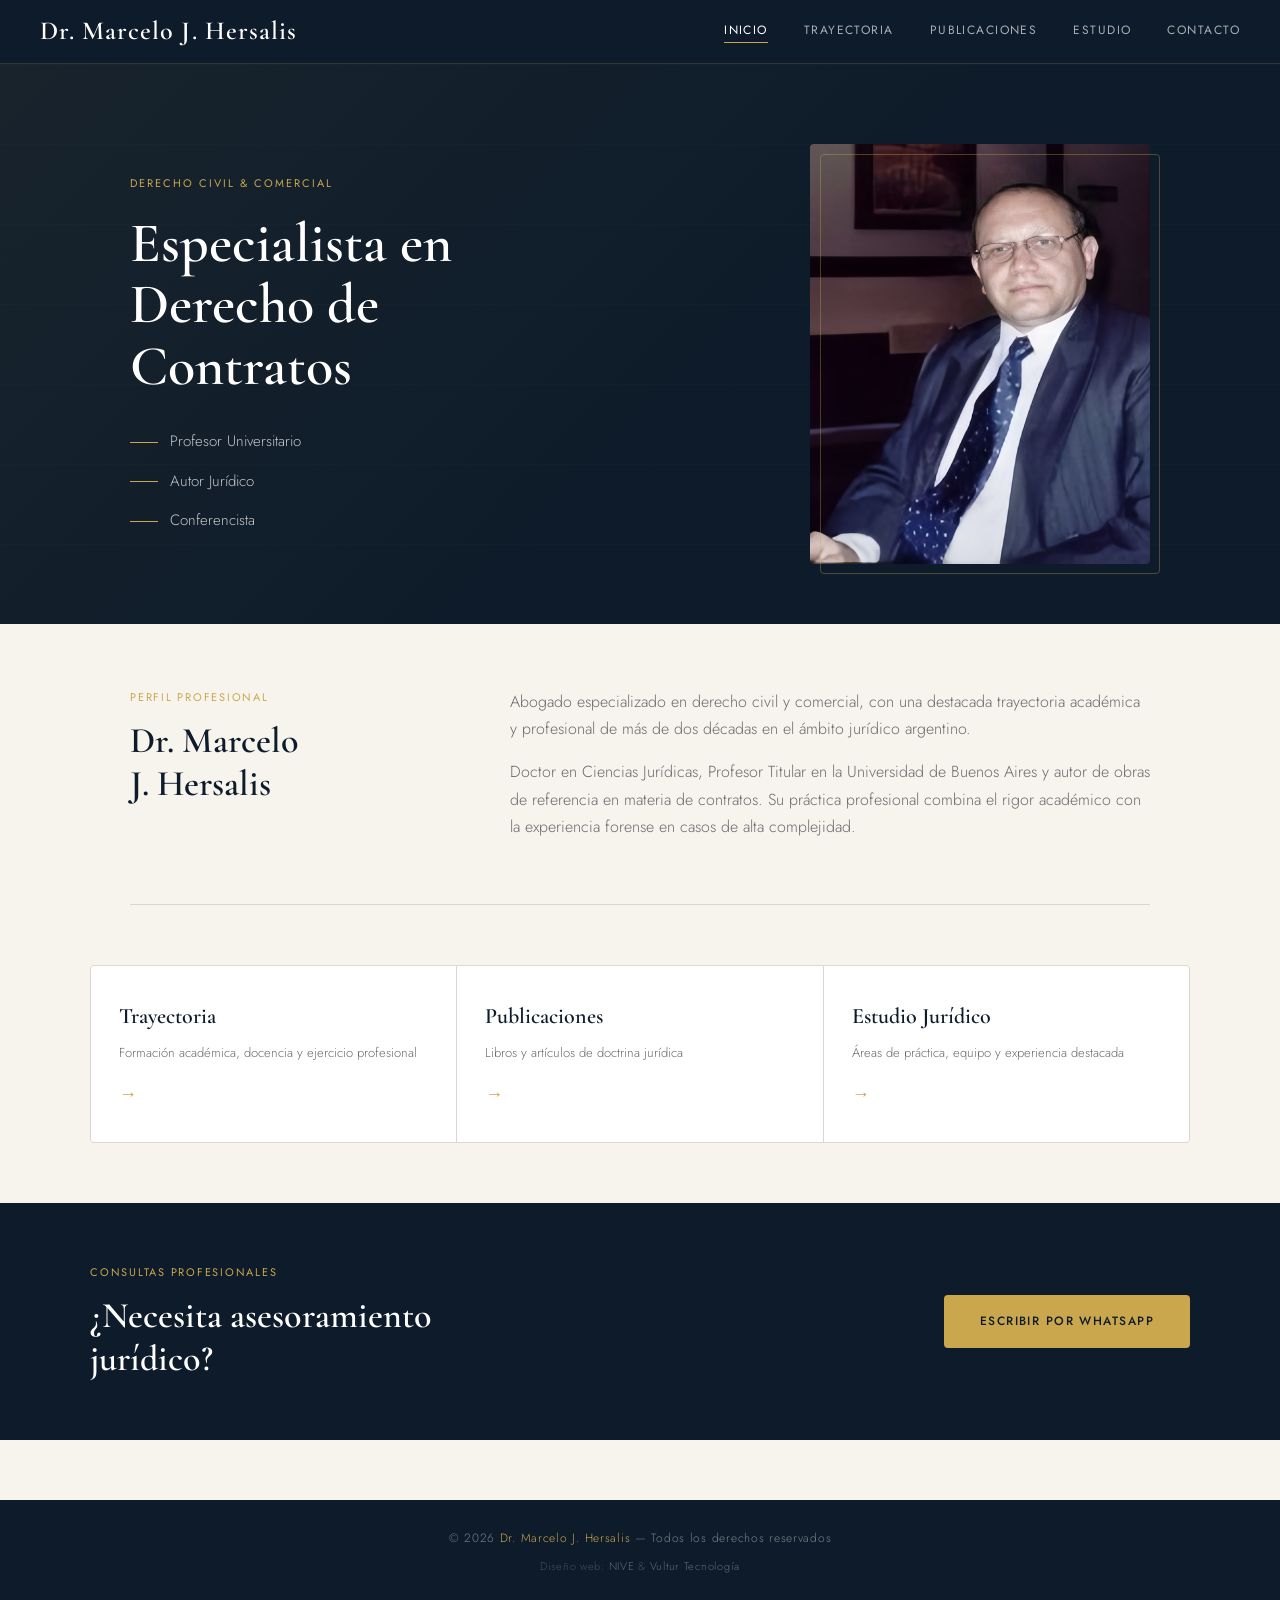
<file: index.html>
<!DOCTYPE html>
<html lang="es">
<head>
  <meta charset="UTF-8">
  <title>Inicio - Dr. Marcelo J. Hersalis</title>
  <meta name="viewport" content="width=device-width, initial-scale=1.0">
  <link href="https://fonts.googleapis.com/css2?family=Cormorant+Garamond:ital,wght@0,400;0,600;1,400&family=Jost:wght@300;400;500&display=swap" rel="stylesheet">
  <link rel="stylesheet" href="styles.css">
</head>
<body>

<!-- HEADER -->
<header>
  <a class="header-name" href="index.html">Dr. Marcelo J. Hersalis</a>
  <button class="nav-toggle" aria-label="Menú" onclick="this.parentElement.querySelector('nav').classList.toggle('open')">
    <span></span><span></span><span></span>
  </button>
  <nav>
    <a href="index.html" class="active">Inicio</a>
    <a href="trayectoria.html">Trayectoria</a>
    <a href="publicaciones.html">Publicaciones</a>
    <a href="estudio.html">Estudio</a>
    <a href="contacto.html">Contacto</a>
  </nav>
</header>

<!-- HERO -->
<section class="hero">
  <div class="hero-inner">
    <div class="hero-left">
      <p class="hero-eyebrow">Derecho Civil &amp; Comercial</p>
      <h1 class="hero-heading">Especialista en<br>Derecho de<br>Contratos</h1>
      <div class="hero-tags">
        <div class="hero-tag">Profesor Universitario</div>
        <div class="hero-tag">Autor Jurídico</div>
        <div class="hero-tag">Conferencista</div>
      </div>
    </div>
    <div class="hero-photo">
      <img src="imagenes/Marcelo.jpg" alt="Dr. Marcelo J. Hersalis">
    </div>
  </div>
</section>

<!-- PERFIL -->
<section class="perfil">
  <div class="perfil-aside">
    <p class="perfil-label">Perfil profesional</p>
    <h2>Dr. Marcelo<br>J. Hersalis</h2>
  </div>
  <div class="perfil-text">
    <p>
      Abogado especializado en derecho civil y comercial, con una destacada trayectoria académica y profesional de más de dos décadas en el ámbito jurídico argentino.
    </p>
    <p>
      Doctor en Ciencias Jurídicas, Profesor Titular en la Universidad de Buenos Aires y autor de obras de referencia en materia de contratos. Su práctica profesional combina el rigor académico con la experiencia forense en casos de alta complejidad.
    </p>
  </div>
</section>

<div class="divider"><hr></div>

<!-- ACCESOS RÁPIDOS -->
<section class="accesos">
  <div class="accesos-inner">
    <a class="acceso-card" href="trayectoria.html">
      <span class="acceso-title">Trayectoria</span>
      <span class="acceso-desc">Formación académica, docencia y ejercicio profesional</span>
      <span class="acceso-arrow">→</span>
    </a>
    <a class="acceso-card" href="publicaciones.html">
      <span class="acceso-title">Publicaciones</span>
      <span class="acceso-desc">Libros y artículos de doctrina jurídica</span>
      <span class="acceso-arrow">→</span>
    </a>
    <a class="acceso-card" href="estudio.html">
      <span class="acceso-title">Estudio Jurídico</span>
      <span class="acceso-desc">Áreas de práctica, equipo y experiencia destacada</span>
      <span class="acceso-arrow">→</span>
    </a>
  </div>
</section>

<!-- CTA WHATSAPP -->
<section class="cta-wa">
  <div class="cta-wa-inner">
    <div class="cta-wa-text">
      <p class="cta-wa-label">Consultas profesionales</p>
      <h2>¿Necesita asesoramiento<br>jurídico?</h2>
    </div>
    <a class="cta-wa-btn" href="https://wa.me/541112345678?text=Hola%20Dr.%20Hersalis%2C%20quisiera%20realizar%20una%20consulta%20profesional." target="_blank">
      Escribir por WhatsApp
    </a>
  </div>
</section>

<style>
  /* ACCESOS */
  .accesos {
    background: var(--cream);
    padding: 60px 40px;
  }
  .accesos-inner {
    max-width: var(--max);
    margin: 0 auto;
    display: grid;
    grid-template-columns: repeat(3, 1fr);
    gap: 1px;
    background: var(--border);
    border: 1px solid var(--border);
    border-radius: var(--radius);
    overflow: hidden;
  }
  .acceso-card {
    background: var(--white);
    padding: 32px 28px;
    text-decoration: none;
    display: flex;
    flex-direction: column;
    gap: 8px;
    transition: background 0.2s;
  }
  .acceso-card:hover { background: #f0ece4; }
  .acceso-num {
    font-family: 'Cormorant Garamond', serif;
    font-size: 13px;
    color: var(--gold);
    font-weight: 600;
    letter-spacing: 0.1em;
  }
  .acceso-title {
    font-family: 'Cormorant Garamond', serif;
    font-size: 22px;
    font-weight: 600;
    color: var(--navy);
  }
  .acceso-desc {
    font-size: 13px;
    color: var(--muted);
    line-height: 1.55;
    flex: 1;
  }
  .acceso-arrow {
    font-size: 18px;
    color: var(--gold);
    margin-top: 8px;
    transition: transform 0.2s;
  }
  .acceso-card:hover .acceso-arrow { transform: translateX(4px); }

  /* CTA WHATSAPP */
  .cta-wa {
    background: var(--navy);
    padding: 60px 40px;
  }
  .cta-wa-inner {
    max-width: var(--max);
    margin: 0 auto;
    display: flex;
    align-items: center;
    justify-content: space-between;
    gap: 40px;
  }
  .cta-wa-label {
    font-size: 11px;
    letter-spacing: 0.16em;
    text-transform: uppercase;
    color: var(--gold);
    margin-bottom: 12px;
    font-weight: 400;
  }
  .cta-wa-text h2 {
    font-size: clamp(24px, 3vw, 36px);
    color: var(--white);
    line-height: 1.2;
  }
  .cta-wa-btn {
    flex-shrink: 0;
    background: var(--gold);
    color: var(--navy);
    text-decoration: none;
    padding: 16px 36px;
    font-family: 'Jost', sans-serif;
    font-size: 12px;
    font-weight: 500;
    letter-spacing: 0.12em;
    text-transform: uppercase;
    border-radius: var(--radius);
    transition: background 0.2s;
    white-space: nowrap;
  }
  .cta-wa-btn:hover { background: var(--gold-lt); }

  @media (max-width: 900px) {
    .accesos { padding: 32px 20px; }
    .accesos-inner { grid-template-columns: 1fr; }
    .acceso-card {
      padding: 20px;
      flex-direction: row;
      align-items: center;
      gap: 16px;
    }
    .acceso-title { font-size: 20px; flex: 1; }
    .acceso-desc { display: none; }
    .acceso-arrow { margin-top: 0; font-size: 20px; }

    .cta-wa { padding: 36px 20px; }
    .cta-wa-inner { flex-direction: column; align-items: flex-start; gap: 24px; }
    .cta-wa-text h2 { font-size: 28px; }
    .cta-wa-btn {
      width: 100%;
      text-align: center;
      padding: 18px;
      font-size: 14px;
    }
  }
</style>

<!-- FOOTER -->
<footer>
  <p>© 2026 <span>Dr. Marcelo J. Hersalis</span> — Todos los derechos reservados</p>
  <p class="footer-credits">Diseño web: <a href="https://nive.com.ar/" target="_blank">NIVE</a> &amp; <a href="https://vulturtec.com.ar" target="_blank">Vultur Tecnología</a></p>
</footer>

</body>
</html>
</file>
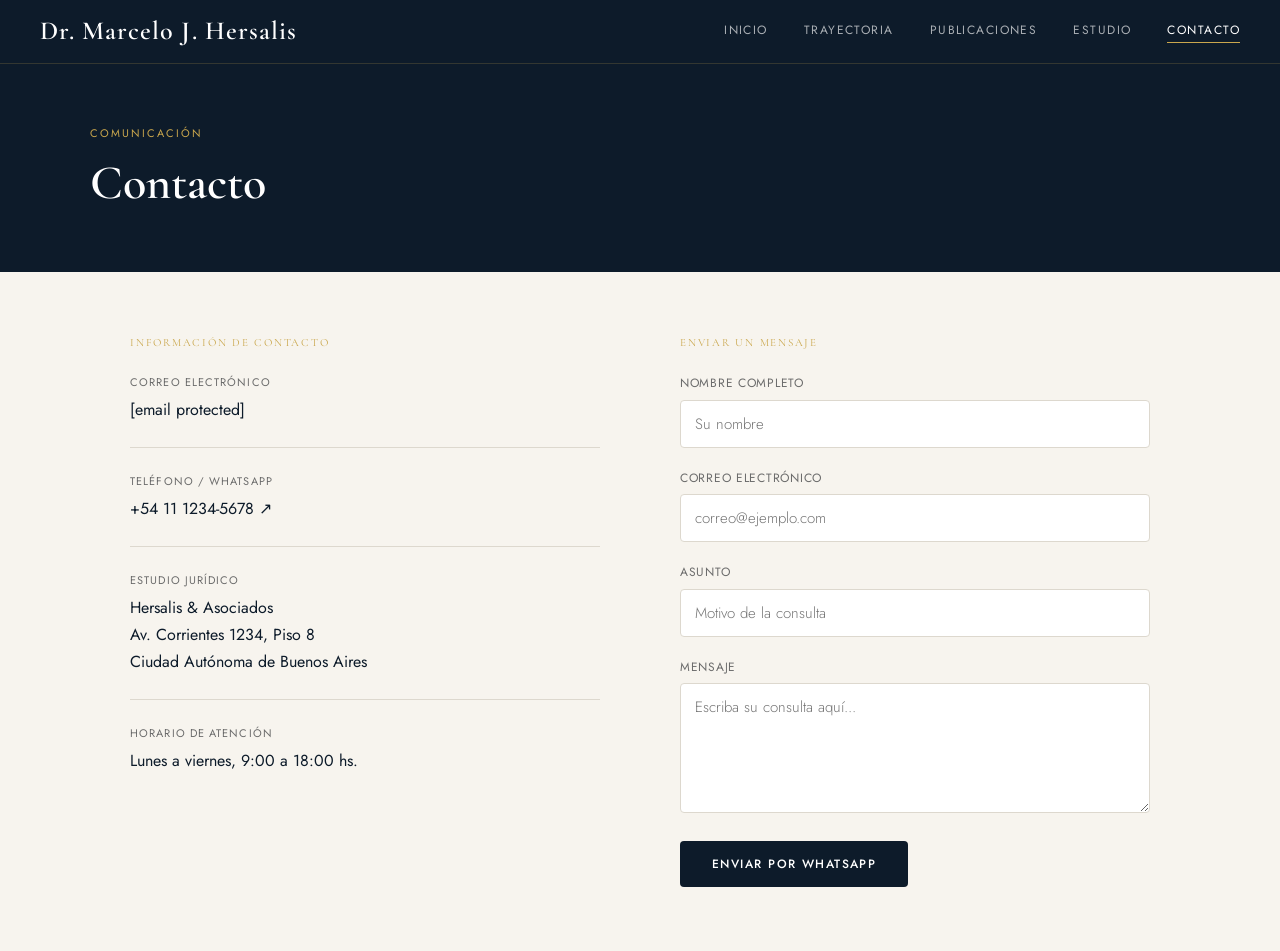
<file: contacto.html>
<!DOCTYPE html>
<html lang="es">
<head>
  <meta charset="UTF-8">
  <title>Contacto - Dr. Marcelo J. Hersalis</title>
  <meta name="viewport" content="width=device-width, initial-scale=1.0">
  <link href="https://fonts.googleapis.com/css2?family=Cormorant+Garamond:ital,wght@0,400;0,600;1,400&family=Jost:wght@300;400;500&display=swap" rel="stylesheet">
  <link rel="stylesheet" href="styles.css">
</head>
<body>

<!-- HEADER -->
<header>
  <a class="header-name" href="index.html">Dr. Marcelo J. Hersalis</a>
  <button class="nav-toggle" aria-label="Menú" onclick="this.parentElement.querySelector('nav').classList.toggle('open')">
    <span></span><span></span><span></span>
  </button>
  <nav>
    <a href="index.html">Inicio</a>
    <a href="trayectoria.html">Trayectoria</a>
    <a href="publicaciones.html">Publicaciones</a>
    <a href="estudio.html">Estudio</a>
    <a href="contacto.html" class="active">Contacto</a>
  </nav>
</header>

<!-- PAGE HERO -->
<section class="page-hero">
  <div class="page-hero-inner">
    <p class="page-hero-eyebrow">Comunicación</p>
    <h1>Contacto</h1>
  </div>
</section>

<!-- CONTENIDO -->
<div class="content">
  <div class="contacto-grid">

    <!-- Info -->
    <div class="contacto-info">
      <h3>Información de contacto</h3>

      <div class="contacto-dato">
        <label>Correo electrónico</label>
        <a href="/cdn-cgi/l/email-protection#d4b7bbbaa0b5b7a0bb94bcb1a6a7b5b8bda7fab7bbb9fab5a6"><span class="__cf_email__" data-cfemail="ccafa3a2b8adafb8a38ca4a9bebfada0a5bfe2afa3a1e2adbe">[email&#160;protected]</span></a>
      </div>

      <div class="contacto-dato">
        <label>Teléfono / WhatsApp</label>
        <a href="https://wa.me/541112345678" target="_blank">+54 11 1234-5678 ↗</a>
      </div>

      <div class="contacto-dato">
        <label>Estudio jurídico</label>
        <span>Hersalis &amp; Asociados<br>Av. Corrientes 1234, Piso 8<br>Ciudad Autónoma de Buenos Aires</span>
      </div>

      <div class="contacto-dato">
        <label>Horario de atención</label>
        <span>Lunes a viernes, 9:00 a 18:00 hs.</span>
      </div>
    </div>

    <!-- Formulario -->
    <div class="contact-form">
      <h3>Enviar un mensaje</h3>

      <div class="form-group">
        <label for="nombre">Nombre completo</label>
        <input type="text" id="nombre" name="nombre" placeholder="Su nombre">
      </div>

      <div class="form-group">
        <label for="email">Correo electrónico</label>
        <input type="email" id="email" name="email" placeholder="correo@ejemplo.com">
      </div>

      <div class="form-group">
        <label for="asunto">Asunto</label>
        <input type="text" id="asunto" name="asunto" placeholder="Motivo de la consulta">
      </div>

      <div class="form-group">
        <label for="mensaje">Mensaje</label>
        <textarea id="mensaje" name="mensaje" placeholder="Escriba su consulta aquí..."></textarea>
      </div>

      <button class="btn-send" type="button" onclick="
        var nombre = document.getElementById('nombre').value.trim();
        var asunto = document.getElementById('asunto').value.trim();
        var mensaje = document.getElementById('mensaje').value.trim();
        var texto = 'Hola Dr. Hersalis, le escribo desde su sitio web.';
        if (nombre) texto += '\n\nMi nombre es: ' + nombre + '.';
        if (asunto) texto += '\nAsunto: ' + asunto + '.';
        if (mensaje) texto += '\n\n' + mensaje;
        window.open('https://wa.me/541112345678?text=' + encodeURIComponent(texto), '_blank');
      ">Enviar por WhatsApp</button>
    </div>

  </div>
  </div>
</body>
</html>
</file>
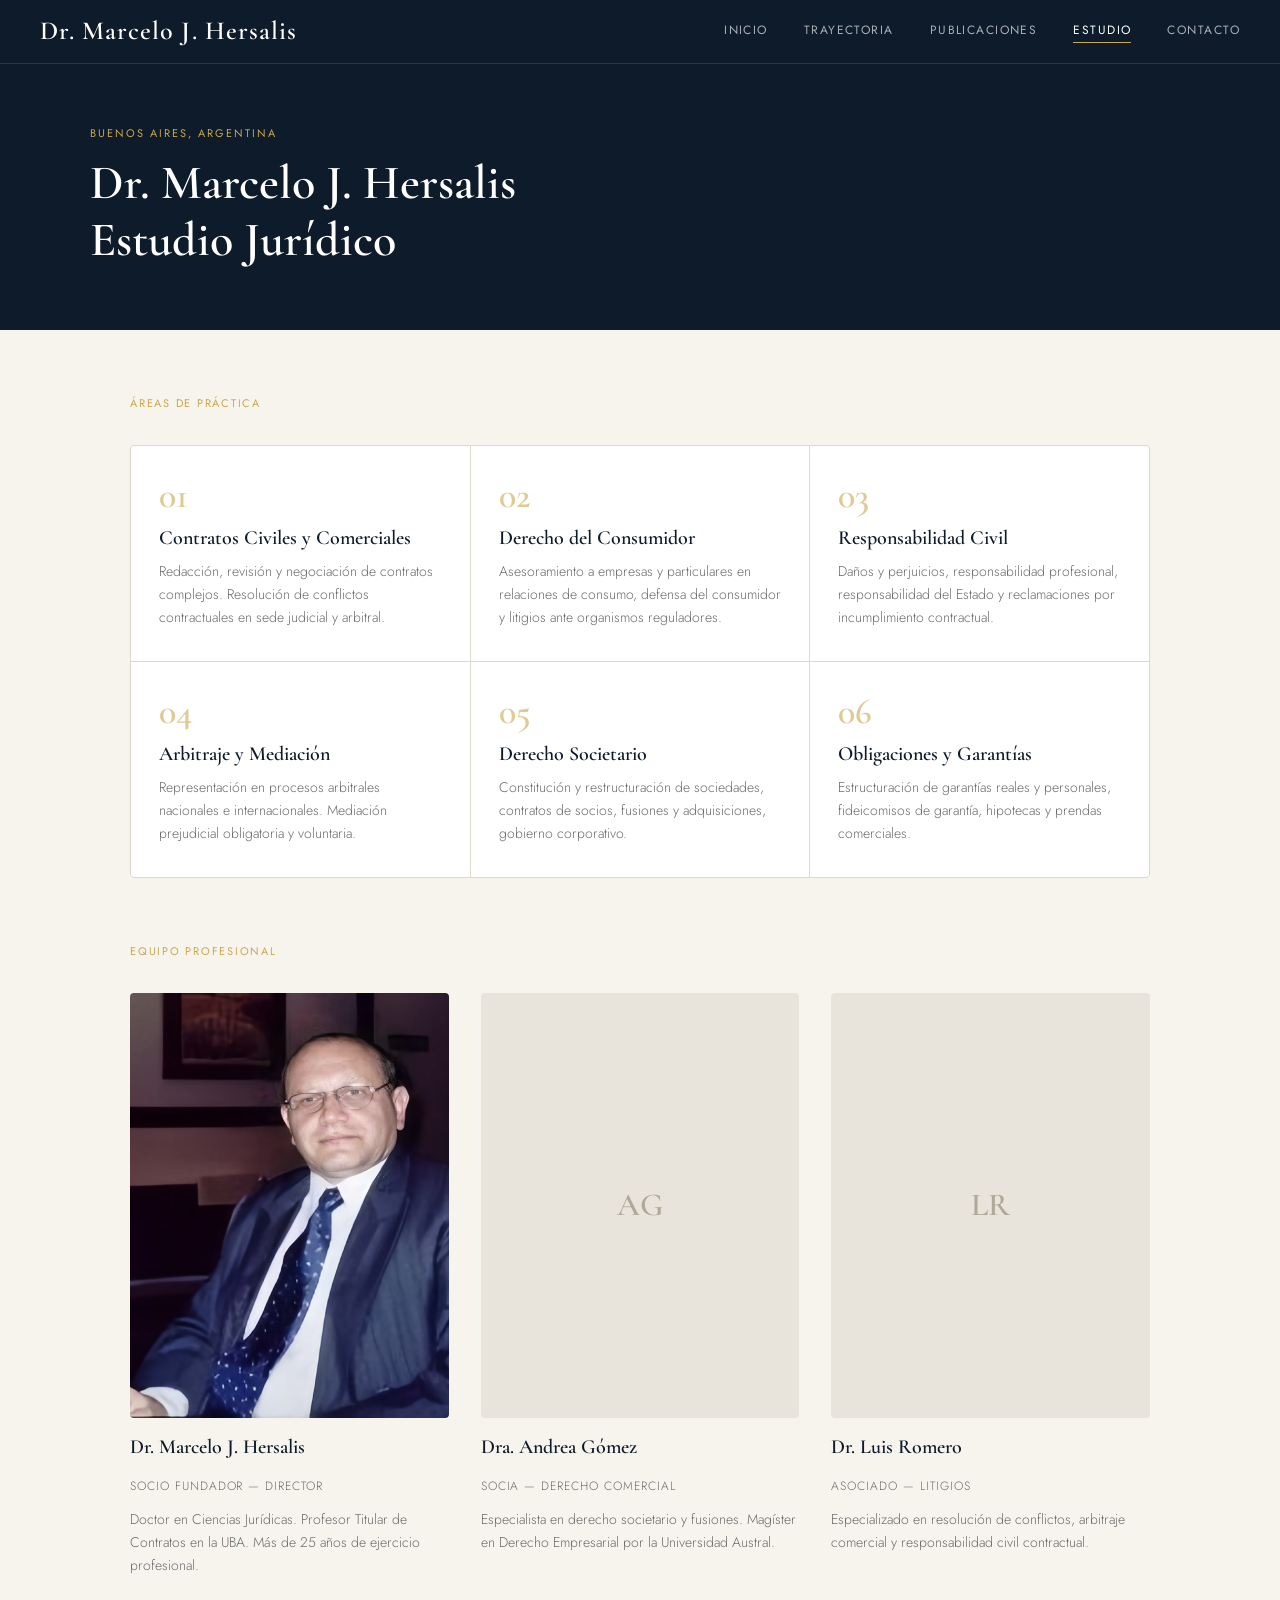
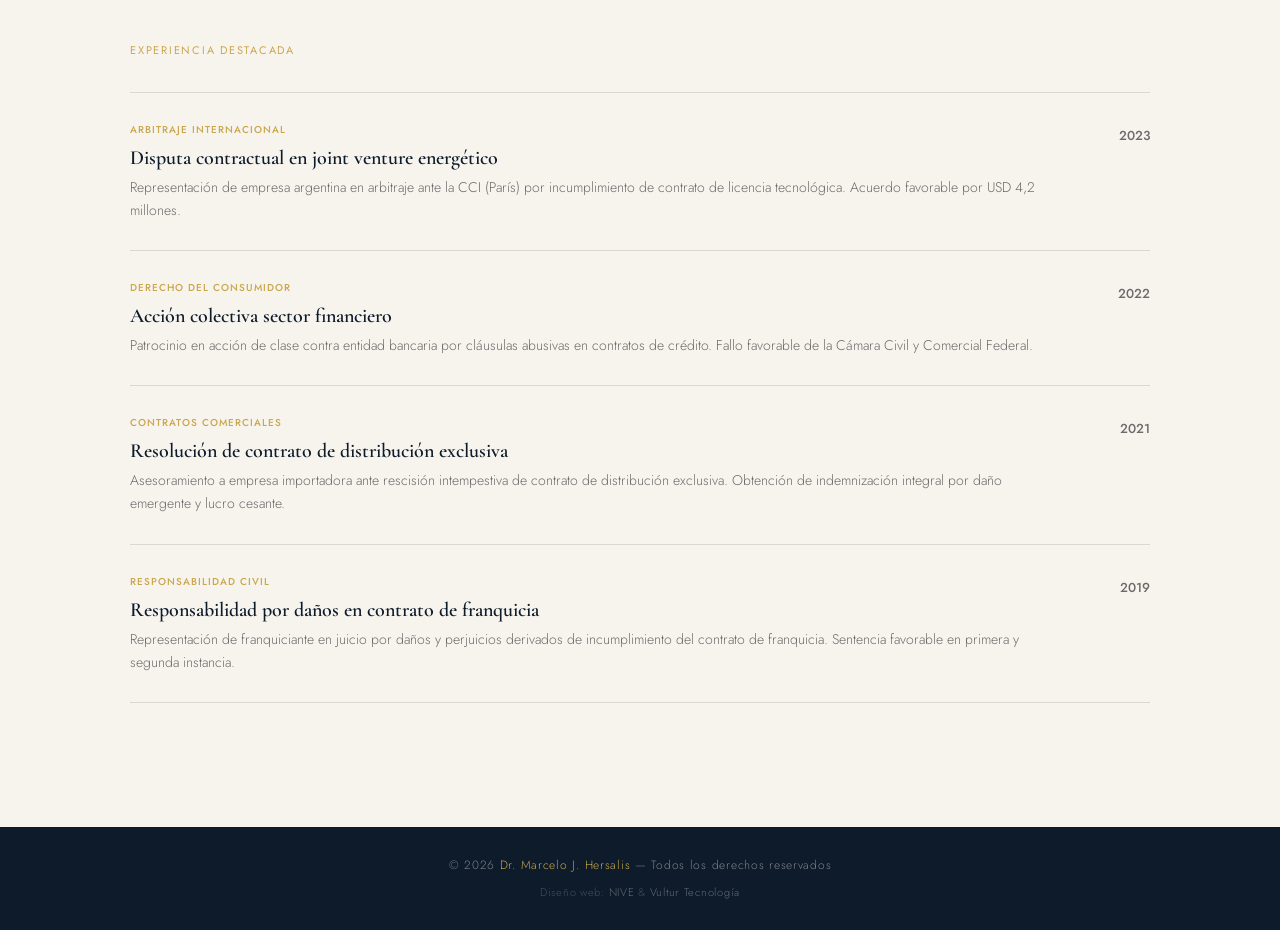
<file: estudio.html>
<!DOCTYPE html>
<html lang="es">
<head>
  <meta charset="UTF-8">
  <title>Estudio Jurídico - Dr. Marcelo J. Hersalis</title>
  <meta name="viewport" content="width=device-width, initial-scale=1.0">
  <link href="https://fonts.googleapis.com/css2?family=Cormorant+Garamond:ital,wght@0,400;0,600;1,400&family=Jost:wght@300;400;500&display=swap" rel="stylesheet">
  <link rel="stylesheet" href="styles.css">
  <style>
    /* ÁREAS */
    .areas-grid {
      display: grid;
      grid-template-columns: repeat(3, 1fr);
      gap: 1px;
      background: var(--border);
      border: 1px solid var(--border);
      border-radius: var(--radius);
      overflow: hidden;
      margin-bottom: 64px;
    }

    .area-card {
      background: var(--white);
      padding: 32px 28px;
    }

    .area-num {
      font-family: 'Cormorant Garamond', serif;
      font-size: 36px;
      font-weight: 600;
      color: var(--gold);
      opacity: 0.6;
      line-height: 1;
      margin-bottom: 12px;
    }

    .area-card h3 {
      font-size: 20px;
      color: var(--navy);
      margin-bottom: 10px;
    }

    .area-card p {
      font-size: 14px;
      color: var(--muted);
      line-height: 1.65;
    }

    /* EQUIPO */
    .equipo-section {
      margin-bottom: 64px;
    }

    .section-label {
      font-size: 11px;
      letter-spacing: 0.16em;
      text-transform: uppercase;
      color: var(--gold);
      margin-bottom: 32px;
      font-weight: 400;
    }

    .equipo-grid {
      display: grid;
      grid-template-columns: repeat(3, 1fr);
      gap: 32px;
    }

    .miembro {
      display: flex;
      flex-direction: column;
      gap: 12px;
    }

    .miembro-foto {
      width: 100%;
      aspect-ratio: 3/4;
      background: #e8e4dc;
      border-radius: var(--radius);
      display: flex;
      align-items: center;
      justify-content: center;
      overflow: hidden;
    }

    .miembro-foto img {
      width: 100%;
      height: 100%;
      object-fit: cover;
    }

    .miembro-iniciales {
      font-family: 'Cormorant Garamond', serif;
      font-size: 32px;
      font-weight: 600;
      color: #b0a898;
    }

    .miembro-nombre {
      font-family: 'Cormorant Garamond', serif;
      font-size: 20px;
      font-weight: 600;
      color: var(--navy);
    }

    .miembro-cargo {
      font-size: 12px;
      letter-spacing: 0.08em;
      text-transform: uppercase;
      color: var(--muted);
    }

    .miembro-desc {
      font-size: 14px;
      color: var(--muted);
      line-height: 1.65;
    }

    /* CASOS */
    .casos-section { margin-bottom: 0; }

    .caso-item {
      display: grid;
      grid-template-columns: 1fr 80px;
      gap: 24px;
      align-items: start;
      padding: 28px 0;
      border-bottom: 1px solid var(--border);
    }

    .caso-item:first-child { border-top: 1px solid var(--border); }

    .caso-tag {
      font-size: 10px;
      font-weight: 500;
      letter-spacing: 0.1em;
      text-transform: uppercase;
      color: var(--gold);
      margin-bottom: 8px;
    }

    .caso-item h3 {
      font-size: 20px;
      color: var(--navy);
      margin-bottom: 6px;
    }

    .caso-item p {
      font-size: 14px;
      color: var(--muted);
      line-height: 1.65;
    }

    .caso-año {
      font-size: 13px;
      font-weight: 500;
      color: var(--muted);
      text-align: right;
      padding-top: 4px;
    }

    /* RESPONSIVE */
    @media (max-width: 900px) {
      .areas-grid { grid-template-columns: 1fr 1fr; }
      .equipo-grid { grid-template-columns: 1fr 1fr; }
    }

    @media (max-width: 600px) {
      .areas-grid { grid-template-columns: 1fr; }
      .equipo-grid { grid-template-columns: 1fr; }
      .caso-item { grid-template-columns: 1fr; }
      .caso-año { text-align: left; }
    }
  </style>
</head>
<body>

<!-- HEADER -->
<header>
  <a class="header-name" href="index.html">Dr. Marcelo J. Hersalis</a>
  <button class="nav-toggle" aria-label="Menú" onclick="this.parentElement.querySelector('nav').classList.toggle('open')">
    <span></span><span></span><span></span>
  </button>
  <nav>
    <a href="index.html">Inicio</a>
    <a href="trayectoria.html">Trayectoria</a>
    <a href="publicaciones.html">Publicaciones</a>
    <a href="estudio.html" class="active">Estudio</a>
    <a href="contacto.html">Contacto</a>
  </nav>
</header>

<!-- PAGE HERO -->
<section class="page-hero">
  <div class="page-hero-inner">
    <p class="page-hero-eyebrow">Buenos Aires, Argentina</p>
    <h1>Dr. Marcelo J. Hersalis<br>Estudio Jurídico</h1>
  </div>
</section>

<!-- CONTENIDO -->
<div class="content">

  <!-- ÁREAS DE PRÁCTICA -->
  <p class="section-label">Áreas de práctica</p>
  <div class="areas-grid">

    <div class="area-card">
      <div class="area-num">01</div>
      <h3>Contratos Civiles y Comerciales</h3>
      <p>Redacción, revisión y negociación de contratos complejos. Resolución de conflictos contractuales en sede judicial y arbitral.</p>
    </div>

    <div class="area-card">
      <div class="area-num">02</div>
      <h3>Derecho del Consumidor</h3>
      <p>Asesoramiento a empresas y particulares en relaciones de consumo, defensa del consumidor y litigios ante organismos reguladores.</p>
    </div>

    <div class="area-card">
      <div class="area-num">03</div>
      <h3>Responsabilidad Civil</h3>
      <p>Daños y perjuicios, responsabilidad profesional, responsabilidad del Estado y reclamaciones por incumplimiento contractual.</p>
    </div>

    <div class="area-card">
      <div class="area-num">04</div>
      <h3>Arbitraje y Mediación</h3>
      <p>Representación en procesos arbitrales nacionales e internacionales. Mediación prejudicial obligatoria y voluntaria.</p>
    </div>

    <div class="area-card">
      <div class="area-num">05</div>
      <h3>Derecho Societario</h3>
      <p>Constitución y restructuración de sociedades, contratos de socios, fusiones y adquisiciones, gobierno corporativo.</p>
    </div>

    <div class="area-card">
      <div class="area-num">06</div>
      <h3>Obligaciones y Garantías</h3>
      <p>Estructuración de garantías reales y personales, fideicomisos de garantía, hipotecas y prendas comerciales.</p>
    </div>

  </div>

  <!-- EQUIPO -->
  <div class="equipo-section">
    <p class="section-label">Equipo profesional</p>
    <div class="equipo-grid">

      <div class="miembro">
        <div class="miembro-foto">
          <img src="imagenes/Marcelo.jpg" alt="Dr. Marcelo J. Hersalis" onerror="this.style.display='none'; this.nextElementSibling.style.display='flex'">
          <span class="miembro-iniciales" style="display:none">MH</span>
        </div>
        <div class="miembro-nombre">Dr. Marcelo J. Hersalis</div>
        <div class="miembro-cargo">Socio fundador &mdash; Director</div>
        <p class="miembro-desc">Doctor en Ciencias Jurídicas. Profesor Titular de Contratos en la UBA. Más de 25 años de ejercicio profesional.</p>
      </div>

      <div class="miembro">
        <div class="miembro-foto">
          <span class="miembro-iniciales">AG</span>
        </div>
        <div class="miembro-nombre">Dra. Andrea Gómez</div>
        <div class="miembro-cargo">Socia &mdash; Derecho Comercial</div>
        <p class="miembro-desc">Especialista en derecho societario y fusiones. Magíster en Derecho Empresarial por la Universidad Austral.</p>
      </div>

      <div class="miembro">
        <div class="miembro-foto">
          <span class="miembro-iniciales">LR</span>
        </div>
        <div class="miembro-nombre">Dr. Luis Romero</div>
        <div class="miembro-cargo">Asociado &mdash; Litigios</div>
        <p class="miembro-desc">Especializado en resolución de conflictos, arbitraje comercial y responsabilidad civil contractual.</p>
      </div>

    </div>
  </div>

  <!-- CASOS DESTACADOS -->
  <div class="casos-section">
    <p class="section-label">Experiencia destacada</p>
    <div>

      <div class="caso-item">
        <div>
          <div class="caso-tag">Arbitraje Internacional</div>
          <h3>Disputa contractual en joint venture energético</h3>
          <p>Representación de empresa argentina en arbitraje ante la CCI (París) por incumplimiento de contrato de licencia tecnológica. Acuerdo favorable por USD 4,2 millones.</p>
        </div>
        <div class="caso-año">2023</div>
      </div>

      <div class="caso-item">
        <div>
          <div class="caso-tag">Derecho del Consumidor</div>
          <h3>Acción colectiva sector financiero</h3>
          <p>Patrocinio en acción de clase contra entidad bancaria por cláusulas abusivas en contratos de crédito. Fallo favorable de la Cámara Civil y Comercial Federal.</p>
        </div>
        <div class="caso-año">2022</div>
      </div>

      <div class="caso-item">
        <div>
          <div class="caso-tag">Contratos Comerciales</div>
          <h3>Resolución de contrato de distribución exclusiva</h3>
          <p>Asesoramiento a empresa importadora ante rescisión intempestiva de contrato de distribución exclusiva. Obtención de indemnización integral por daño emergente y lucro cesante.</p>
        </div>
        <div class="caso-año">2021</div>
      </div>

      <div class="caso-item">
        <div>
          <div class="caso-tag">Responsabilidad Civil</div>
          <h3>Responsabilidad por daños en contrato de franquicia</h3>
          <p>Representación de franquiciante en juicio por daños y perjuicios derivados de incumplimiento del contrato de franquicia. Sentencia favorable en primera y segunda instancia.</p>
        </div>
        <div class="caso-año">2019</div>
      </div>

    </div>
  </div>

</div>

<!-- FOOTER -->
<footer>
  <p>© 2026 <span>Dr. Marcelo J. Hersalis</span> — Todos los derechos reservados</p>
  <p class="footer-credits">Diseño web: <a href="https://nive.com.ar/" target="_blank">NIVE</a> &amp; <a href="https://vulturtec.com.ar" target="_blank">Vultur Tecnología</a></p>
</footer>

</body>
</html>
</file>
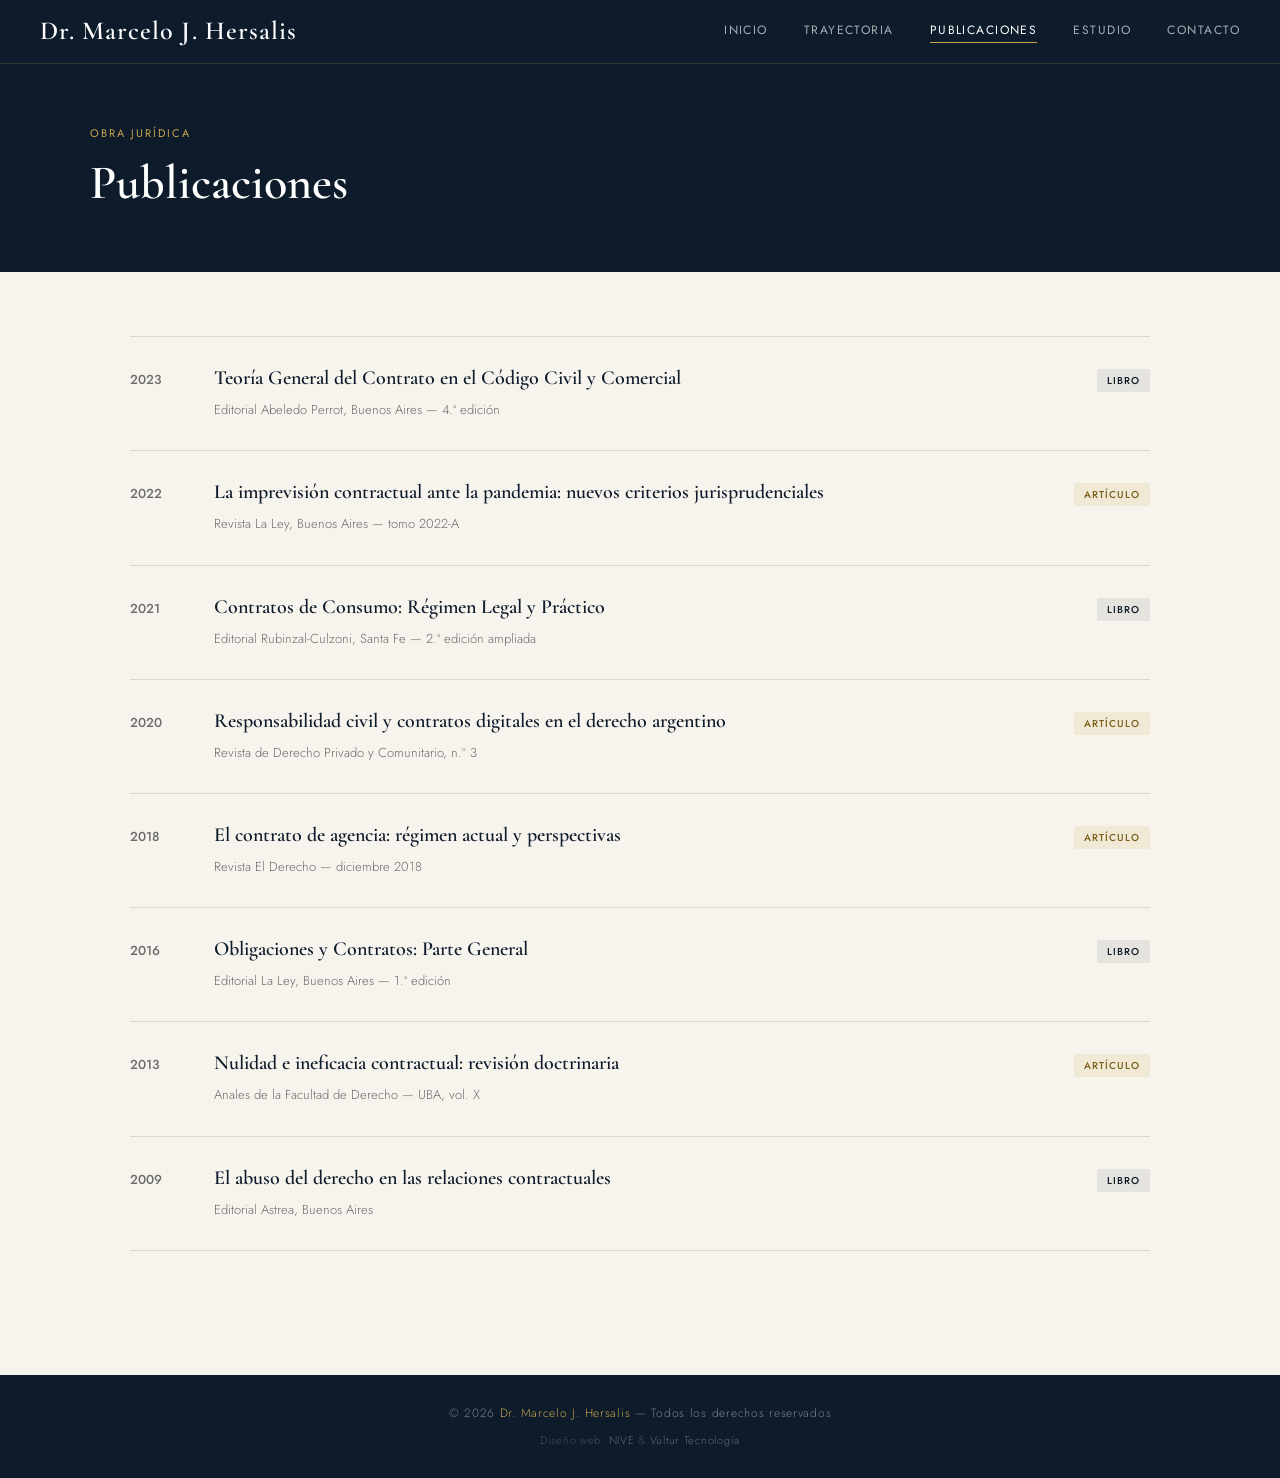
<file: publicaciones.html>
<!DOCTYPE html>
<html lang="es">
<head>
  <meta charset="UTF-8">
  <title>Publicaciones - Dr. Marcelo J. Hersalis</title>
  <meta name="viewport" content="width=device-width, initial-scale=1.0">
  <link href="https://fonts.googleapis.com/css2?family=Cormorant+Garamond:ital,wght@0,400;0,600;1,400&family=Jost:wght@300;400;500&display=swap" rel="stylesheet">
  <link rel="stylesheet" href="styles.css">
</head>
<body>

<!-- HEADER -->
<header>
  <a class="header-name" href="index.html">Dr. Marcelo J. Hersalis</a>
  <button class="nav-toggle" aria-label="Menú" onclick="this.parentElement.querySelector('nav').classList.toggle('open')">
    <span></span><span></span><span></span>
  </button>
  <nav>
    <a href="index.html">Inicio</a>
    <a href="trayectoria.html">Trayectoria</a>
    <a href="publicaciones.html" class="active">Publicaciones</a>
    <a href="estudio.html">Estudio</a>
    <a href="contacto.html">Contacto</a>
  </nav>
</header>

<!-- PAGE HERO -->
<section class="page-hero">
  <div class="page-hero-inner">
    <p class="page-hero-eyebrow">Obra jurídica</p>
    <h1>Publicaciones</h1>
  </div>
</section>

<!-- CONTENIDO -->
<div class="content">
  <div class="pub-list">

    <div class="pub-item">
      <div class="pub-year">2023</div>
      <div class="pub-body">
        <strong>Teoría General del Contrato en el Código Civil y Comercial</strong>
        <span>Editorial Abeledo Perrot, Buenos Aires — 4.ª edición</span>
      </div>
      <div><span class="pub-tag libro">Libro</span></div>
    </div>

    <div class="pub-item">
      <div class="pub-year">2022</div>
      <div class="pub-body">
        <strong>La imprevisión contractual ante la pandemia: nuevos criterios jurisprudenciales</strong>
        <span>Revista La Ley, Buenos Aires — tomo 2022-A</span>
      </div>
      <div><span class="pub-tag articulo">Artículo</span></div>
    </div>

    <div class="pub-item">
      <div class="pub-year">2021</div>
      <div class="pub-body">
        <strong>Contratos de Consumo: Régimen Legal y Práctico</strong>
        <span>Editorial Rubinzal-Culzoni, Santa Fe — 2.ª edición ampliada</span>
      </div>
      <div><span class="pub-tag libro">Libro</span></div>
    </div>

    <div class="pub-item">
      <div class="pub-year">2020</div>
      <div class="pub-body">
        <strong>Responsabilidad civil y contratos digitales en el derecho argentino</strong>
        <span>Revista de Derecho Privado y Comunitario, n.º 3</span>
      </div>
      <div><span class="pub-tag articulo">Artículo</span></div>
    </div>

    <div class="pub-item">
      <div class="pub-year">2018</div>
      <div class="pub-body">
        <strong>El contrato de agencia: régimen actual y perspectivas</strong>
        <span>Revista El Derecho — diciembre 2018</span>
      </div>
      <div><span class="pub-tag articulo">Artículo</span></div>
    </div>

    <div class="pub-item">
      <div class="pub-year">2016</div>
      <div class="pub-body">
        <strong>Obligaciones y Contratos: Parte General</strong>
        <span>Editorial La Ley, Buenos Aires — 1.ª edición</span>
      </div>
      <div><span class="pub-tag libro">Libro</span></div>
    </div>

    <div class="pub-item">
      <div class="pub-year">2013</div>
      <div class="pub-body">
        <strong>Nulidad e ineficacia contractual: revisión doctrinaria</strong>
        <span>Anales de la Facultad de Derecho — UBA, vol. X</span>
      </div>
      <div><span class="pub-tag articulo">Artículo</span></div>
    </div>

    <div class="pub-item">
      <div class="pub-year">2009</div>
      <div class="pub-body">
        <strong>El abuso del derecho en las relaciones contractuales</strong>
        <span>Editorial Astrea, Buenos Aires</span>
      </div>
      <div><span class="pub-tag libro">Libro</span></div>
    </div>

  </div>
</div>

<!-- FOOTER -->
<footer>
  <p>© 2026 <span>Dr. Marcelo J. Hersalis</span> — Todos los derechos reservados</p>
  <p class="footer-credits">Diseño web: <a href="https://nive.com.ar/" target="_blank">NIVE</a> &amp; <a href="https://vulturtec.com.ar" target="_blank">Vultur Tecnología</a></p>
</footer>

</body>
</html>
</file>
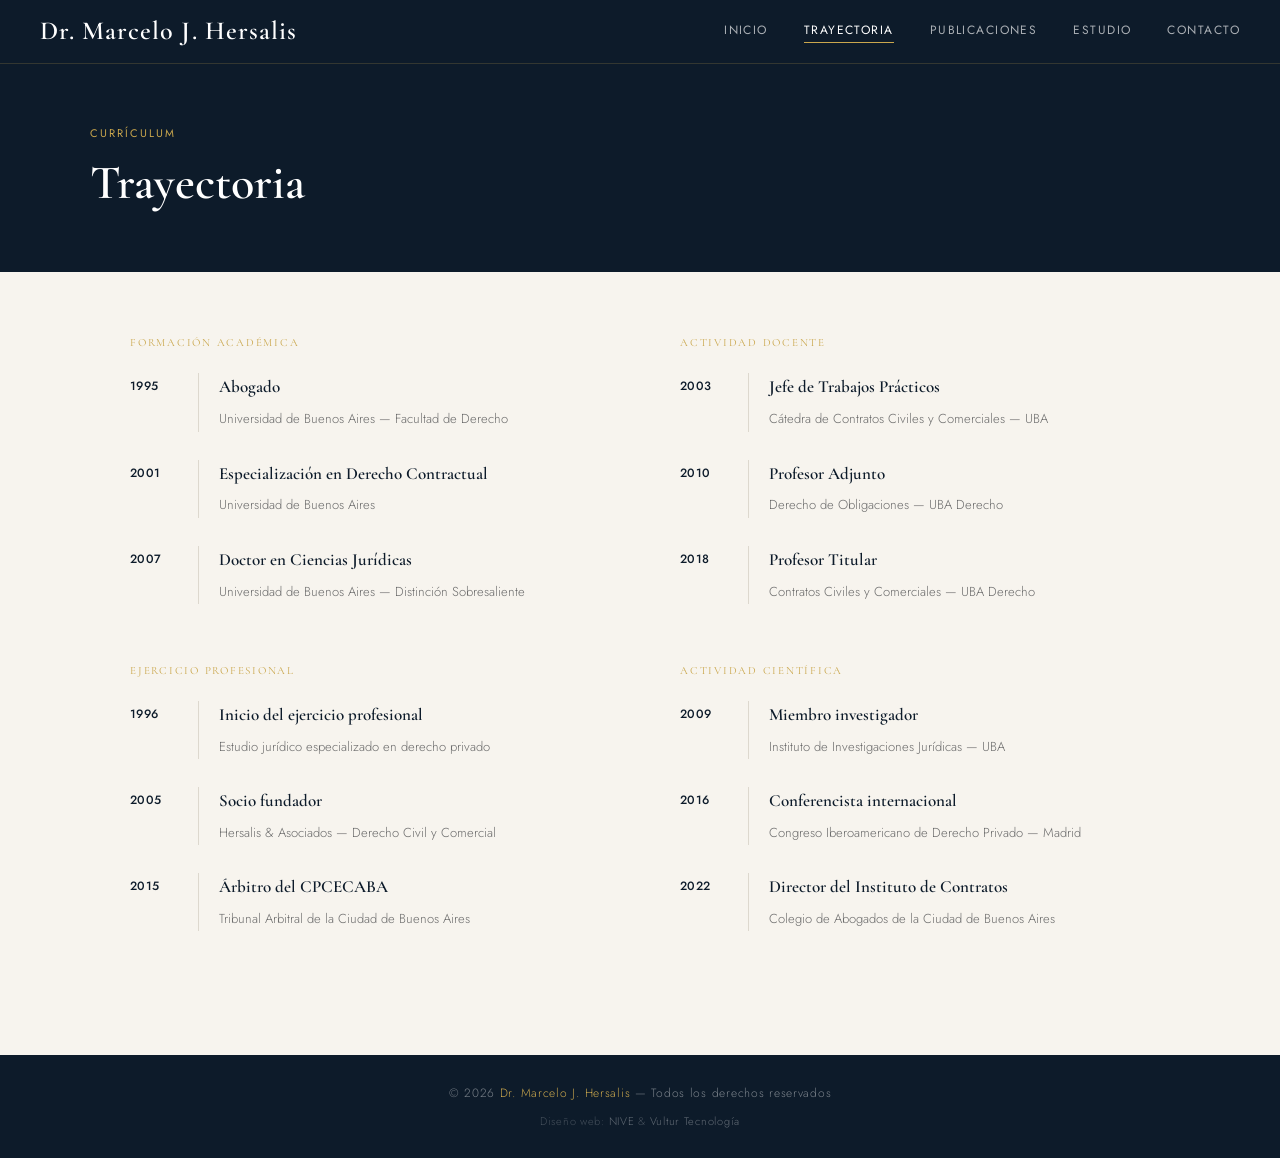
<file: trayectoria.html>
<!DOCTYPE html>
<html lang="es">
<head>
  <meta charset="UTF-8">
  <title>Trayectoria - Dr. Marcelo J. Hersalis</title>
  <meta name="viewport" content="width=device-width, initial-scale=1.0">
  <link href="https://fonts.googleapis.com/css2?family=Cormorant+Garamond:ital,wght@0,400;0,600;1,400&family=Jost:wght@300;400;500&display=swap" rel="stylesheet">
  <link rel="stylesheet" href="styles.css">
</head>
<body>

<!-- HEADER -->
<header>
  <a class="header-name" href="index.html">Dr. Marcelo J. Hersalis</a>
  <button class="nav-toggle" aria-label="Menú" onclick="this.parentElement.querySelector('nav').classList.toggle('open')">
    <span></span><span></span><span></span>
  </button>
  <nav>
    <a href="index.html">Inicio</a>
    <a href="trayectoria.html" class="active">Trayectoria</a>
    <a href="publicaciones.html">Publicaciones</a>
    <a href="estudio.html">Estudio</a>
    <a href="contacto.html">Contacto</a>
  </nav>
</header>

<!-- PAGE HERO -->
<section class="page-hero">
  <div class="page-hero-inner">
    <p class="page-hero-eyebrow">Currículum</p>
    <h1>Trayectoria</h1>
  </div>
</section>

<!-- CONTENIDO -->
<div class="content">
  <div class="tray-grid">

    <!-- Formación académica -->
    <div class="tray-block">
      <h3>Formación académica</h3>

      <div class="timeline-item">
        <div class="timeline-year">1995</div>
        <div class="timeline-body">
          <strong>Abogado</strong>
          <span>Universidad de Buenos Aires — Facultad de Derecho</span>
        </div>
      </div>

      <div class="timeline-item">
        <div class="timeline-year">2001</div>
        <div class="timeline-body">
          <strong>Especialización en Derecho Contractual</strong>
          <span>Universidad de Buenos Aires</span>
        </div>
      </div>

      <div class="timeline-item">
        <div class="timeline-year">2007</div>
        <div class="timeline-body">
          <strong>Doctor en Ciencias Jurídicas</strong>
          <span>Universidad de Buenos Aires — Distinción Sobresaliente</span>
        </div>
      </div>
    </div>

    <!-- Docencia -->
    <div class="tray-block">
      <h3>Actividad docente</h3>

      <div class="timeline-item">
        <div class="timeline-year">2003</div>
        <div class="timeline-body">
          <strong>Jefe de Trabajos Prácticos</strong>
          <span>Cátedra de Contratos Civiles y Comerciales — UBA</span>
        </div>
      </div>

      <div class="timeline-item">
        <div class="timeline-year">2010</div>
        <div class="timeline-body">
          <strong>Profesor Adjunto</strong>
          <span>Derecho de Obligaciones — UBA Derecho</span>
        </div>
      </div>

      <div class="timeline-item">
        <div class="timeline-year">2018</div>
        <div class="timeline-body">
          <strong>Profesor Titular</strong>
          <span>Contratos Civiles y Comerciales — UBA Derecho</span>
        </div>
      </div>
    </div>

    <!-- Ejercicio profesional -->
    <div class="tray-block">
      <h3>Ejercicio profesional</h3>

      <div class="timeline-item">
        <div class="timeline-year">1996</div>
        <div class="timeline-body">
          <strong>Inicio del ejercicio profesional</strong>
          <span>Estudio jurídico especializado en derecho privado</span>
        </div>
      </div>

      <div class="timeline-item">
        <div class="timeline-year">2005</div>
        <div class="timeline-body">
          <strong>Socio fundador</strong>
          <span>Hersalis &amp; Asociados — Derecho Civil y Comercial</span>
        </div>
      </div>

      <div class="timeline-item">
        <div class="timeline-year">2015</div>
        <div class="timeline-body">
          <strong>Árbitro del CPCECABA</strong>
          <span>Tribunal Arbitral de la Ciudad de Buenos Aires</span>
        </div>
      </div>
    </div>

    <!-- Actividades científicas -->
    <div class="tray-block">
      <h3>Actividad científica</h3>

      <div class="timeline-item">
        <div class="timeline-year">2009</div>
        <div class="timeline-body">
          <strong>Miembro investigador</strong>
          <span>Instituto de Investigaciones Jurídicas — UBA</span>
        </div>
      </div>

      <div class="timeline-item">
        <div class="timeline-year">2016</div>
        <div class="timeline-body">
          <strong>Conferencista internacional</strong>
          <span>Congreso Iberoamericano de Derecho Privado — Madrid</span>
        </div>
      </div>

      <div class="timeline-item">
        <div class="timeline-year">2022</div>
        <div class="timeline-body">
          <strong>Director del Instituto de Contratos</strong>
          <span>Colegio de Abogados de la Ciudad de Buenos Aires</span>
        </div>
      </div>
    </div>

  </div>
</div>

<!-- FOOTER -->
<footer>
  <p>© 2026 <span>Dr. Marcelo J. Hersalis</span> — Todos los derechos reservados</p>
  <p class="footer-credits">Diseño web: <a href="https://nive.com.ar/" target="_blank">NIVE</a> &amp; <a href="https://vulturtec.com.ar" target="_blank">Vultur Tecnología</a></p>
</footer>

</body>
</html>
</file>
<file: styles.css>
/* ===========================
   DR. MARCELO J. HERSALIS
   Estilos globales
   =========================== */

@import url('https://fonts.googleapis.com/css2?family=Cormorant+Garamond:ital,wght@0,400;0,600;1,400&family=Jost:wght@300;400;500&display=swap');

:root {
  --navy:    #0d1b2a;
  --navy2:   #1b263b;
  --gold:    #caa74d;
  --gold-lt: #e8d49a;
  --cream:   #f7f4ee;
  --white:   #ffffff;
  --text:    #1a1a1a;
  --muted:   #6b6b6b;
  --border:  #ddd8ce;
  --radius:  4px;
  --max:     1100px;
}

*, *::before, *::after { box-sizing: border-box; margin: 0; padding: 0; }

html { scroll-behavior: smooth; }

body {
  font-family: 'Jost', sans-serif;
  font-weight: 300;
  background: var(--cream);
  color: var(--text);
  line-height: 1.7;
}

h1, h2, h3, h4 {
  font-family: 'Cormorant Garamond', serif;
  font-weight: 600;
  line-height: 1.2;
}

img { max-width: 100%; display: block; }

/* ===========================
   HEADER
   =========================== */

header {
  background: var(--navy);
  padding: 0 40px;
  display: flex;
  align-items: center;
  justify-content: space-between;
  height: 64px;
  position: sticky;
  top: 0;
  z-index: 100;
  border-bottom: 1px solid rgba(202,167,77,0.2);
}

.header-name {
  font-family: 'Cormorant Garamond', serif;
  font-size: 26px;
  font-weight: 600;
  color: var(--white);
  letter-spacing: 0.04em;
  text-decoration: none;
}

/* ===========================
   NAV
   =========================== */

nav {
  display: flex;
  gap: 36px;
}

nav a {
  color: rgba(255,255,255,0.65);
  text-decoration: none;
  font-size: 12px;
  font-weight: 400;
  letter-spacing: 0.12em;
  text-transform: uppercase;
  transition: color 0.2s;
  position: relative;
  padding-bottom: 2px;
}

nav a::after {
  content: '';
  position: absolute;
  bottom: 0; left: 0;
  width: 0; height: 1px;
  background: var(--gold);
  transition: width 0.25s;
}

nav a:hover,
nav a.active {
  color: var(--white);
}

nav a:hover::after,
nav a.active::after {
  width: 100%;
}

/* Hamburger mobile */
.nav-toggle {
  display: none;
  flex-direction: column;
  gap: 5px;
  cursor: pointer;
  background: none;
  border: none;
  padding: 4px;
}

.nav-toggle span {
  display: block;
  width: 22px;
  height: 1.5px;
  background: var(--white);
  transition: all 0.25s;
}

/* ===========================
   HERO — INDEX
   =========================== */

.hero {
  background: var(--navy);
  color: var(--white);
  position: relative;
  overflow: hidden;
}

.hero::before {
  content: '';
  position: absolute;
  top: 0; left: 0; right: 0; bottom: 0;
  background:
    linear-gradient(135deg, rgba(202,167,77,0.06) 0%, transparent 60%),
    repeating-linear-gradient(
      0deg,
      transparent,
      transparent 79px,
      rgba(255,255,255,0.025) 80px
    );
  pointer-events: none;
}

.hero-inner {
  max-width: var(--max);
  margin: 0 auto;
  padding: 80px 40px 60px;
  display: grid;
  grid-template-columns: 1fr 340px;
  gap: 60px;
  align-items: center;
  position: relative;
}

.hero-eyebrow {
  font-size: 11px;
  letter-spacing: 0.18em;
  text-transform: uppercase;
  color: var(--gold);
  margin-bottom: 20px;
  font-weight: 400;
}

.hero-heading {
  font-size: clamp(36px, 5vw, 56px);
  font-weight: 600;
  line-height: 1.1;
  margin-bottom: 32px;
  color: var(--white);
}

.hero-tags {
  display: flex;
  flex-direction: column;
  gap: 14px;
}

.hero-tag {
  display: inline-flex;
  align-items: center;
  gap: 12px;
  font-size: 15px;
  font-weight: 300;
  color: rgba(255,255,255,0.75);
}

.hero-tag::before {
  content: '';
  display: block;
  width: 28px;
  height: 1px;
  background: var(--gold);
  flex-shrink: 0;
}

.hero-photo {
  position: relative;
}

.hero-photo img {
  width: 100%;
  height: 420px;
  object-fit: cover;
  border-radius: var(--radius);
  filter: grayscale(15%);
}

.hero-photo::after {
  content: '';
  position: absolute;
  inset: 10px -10px -10px 10px;
  border: 1px solid rgba(202,167,77,0.35);
  border-radius: var(--radius);
  pointer-events: none;
}

/* ===========================
   PERFIL (intro)
   =========================== */

.perfil {
  max-width: var(--max);
  margin: 0 auto;
  padding: 64px 40px;
  display: grid;
  grid-template-columns: 1fr 2fr;
  gap: 60px;
  align-items: start;
}

.perfil-label {
  font-size: 11px;
  letter-spacing: 0.16em;
  text-transform: uppercase;
  color: var(--gold);
  margin-bottom: 12px;
  font-weight: 400;
}

.perfil h2 {
  font-size: 36px;
  color: var(--navy);
}

.perfil-text p {
  font-size: 16px;
  color: var(--muted);
  margin-bottom: 16px;
}

.perfil-text p:last-child { margin-bottom: 0; }

/* ===========================
   DIVIDER GOLD
   =========================== */

.divider {
  max-width: var(--max);
  margin: 0 auto;
  padding: 0 40px;
}

.divider hr {
  border: none;
  border-top: 1px solid var(--border);
}

/* ===========================
   PAGE HERO (interior pages)
   =========================== */

.page-hero {
  background: var(--navy);
  color: var(--white);
  padding: 60px 40px;
}

.page-hero-inner {
  max-width: var(--max);
  margin: 0 auto;
}

.page-hero-eyebrow {
  font-size: 11px;
  letter-spacing: 0.18em;
  text-transform: uppercase;
  color: var(--gold);
  margin-bottom: 12px;
  font-weight: 400;
}

.page-hero h1 {
  font-size: clamp(32px, 4vw, 48px);
  color: var(--white);
}

/* ===========================
   CONTENT SECTIONS
   =========================== */

.content {
  max-width: var(--max);
  margin: 0 auto;
  padding: 64px 40px;
}

/* ===========================
   TRAYECTORIA
   =========================== */

.tray-grid {
  display: grid;
  grid-template-columns: 1fr 1fr;
  gap: 60px 80px;
}

.tray-block h3 {
  font-size: 11px;
  letter-spacing: 0.16em;
  text-transform: uppercase;
  color: var(--gold);
  margin-bottom: 24px;
  font-weight: 400;
}

.timeline-item {
  display: flex;
  gap: 20px;
  margin-bottom: 28px;
}

.timeline-item:last-child { margin-bottom: 0; }

.timeline-year {
  font-size: 12px;
  font-weight: 500;
  color: var(--navy);
  min-width: 48px;
  padding-top: 3px;
  letter-spacing: 0.04em;
}

.timeline-body {
  border-left: 1px solid var(--border);
  padding-left: 20px;
}

.timeline-body strong {
  display: block;
  font-family: 'Cormorant Garamond', serif;
  font-size: 17px;
  font-weight: 600;
  color: var(--navy);
  margin-bottom: 2px;
}

.timeline-body span {
  font-size: 13px;
  color: var(--muted);
}

/* ===========================
   PUBLICACIONES
   =========================== */

.pub-list {
  display: flex;
  flex-direction: column;
  gap: 0;
}

.pub-item {
  display: grid;
  grid-template-columns: 60px 1fr auto;
  gap: 24px;
  align-items: start;
  padding: 28px 0;
  border-bottom: 1px solid var(--border);
}

.pub-item:first-child {
  border-top: 1px solid var(--border);
}

.pub-year {
  font-size: 13px;
  font-weight: 500;
  color: var(--muted);
  padding-top: 4px;
}

.pub-body strong {
  display: block;
  font-family: 'Cormorant Garamond', serif;
  font-size: 20px;
  font-weight: 600;
  color: var(--navy);
  margin-bottom: 4px;
  line-height: 1.3;
}

.pub-body span {
  font-size: 13px;
  color: var(--muted);
}

.pub-tag {
  font-size: 10px;
  font-weight: 500;
  letter-spacing: 0.1em;
  text-transform: uppercase;
  padding: 4px 10px;
  border-radius: 2px;
  margin-top: 4px;
  white-space: nowrap;
}

.pub-tag.libro {
  background: rgba(13,27,42,0.08);
  color: var(--navy);
}

.pub-tag.articulo {
  background: rgba(202,167,77,0.15);
  color: #7a5f1a;
}

/* ===========================
   CONTACTO
   =========================== */

.contacto-grid {
  display: grid;
  grid-template-columns: 1fr 1fr;
  gap: 80px;
}

.contacto-info h3 {
  font-size: 11px;
  letter-spacing: 0.16em;
  text-transform: uppercase;
  color: var(--gold);
  margin-bottom: 24px;
  font-weight: 400;
}

.contacto-dato {
  display: flex;
  flex-direction: column;
  gap: 4px;
  margin-bottom: 24px;
  padding-bottom: 24px;
  border-bottom: 1px solid var(--border);
}

.contacto-dato:last-child {
  border-bottom: none;
}

.contacto-dato label {
  font-size: 11px;
  letter-spacing: 0.1em;
  text-transform: uppercase;
  color: var(--muted);
  font-weight: 400;
}

.contacto-dato a,
.contacto-dato span {
  font-size: 16px;
  color: var(--navy);
  text-decoration: none;
  font-weight: 400;
}

.contacto-dato a:hover { color: var(--gold); }

/* Formulario */
.contact-form h3 {
  font-size: 11px;
  letter-spacing: 0.16em;
  text-transform: uppercase;
  color: var(--gold);
  margin-bottom: 24px;
  font-weight: 400;
}

.form-group {
  margin-bottom: 20px;
}

.form-group label {
  display: block;
  font-size: 12px;
  font-weight: 400;
  letter-spacing: 0.06em;
  text-transform: uppercase;
  color: var(--muted);
  margin-bottom: 6px;
}

.form-group input,
.form-group textarea {
  width: 100%;
  padding: 12px 14px;
  border: 1px solid var(--border);
  border-radius: var(--radius);
  background: var(--white);
  font-family: 'Jost', sans-serif;
  font-size: 15px;
  font-weight: 300;
  color: var(--text);
  transition: border-color 0.2s;
  outline: none;
}

.form-group input:focus,
.form-group textarea:focus {
  border-color: var(--navy);
}

.form-group textarea {
  resize: vertical;
  min-height: 130px;
}

.btn-send {
  background: var(--navy);
  color: var(--white);
  border: none;
  padding: 14px 32px;
  font-family: 'Jost', sans-serif;
  font-size: 12px;
  font-weight: 500;
  letter-spacing: 0.12em;
  text-transform: uppercase;
  border-radius: var(--radius);
  cursor: pointer;
  transition: background 0.2s;
}

.btn-send:hover { background: var(--navy2); }

/* ===========================
   FOOTER
   =========================== */

footer {
  background: var(--navy);
  color: rgba(255,255,255,0.45);
  text-align: center;
  padding: 28px 40px;
  font-size: 12px;
  letter-spacing: 0.06em;
  margin-top: 60px;
}

footer span { color: var(--gold); }

.footer-credits {
  margin-top: 8px;
  font-size: 11px;
  opacity: 0.5;
}

.footer-credits a {
  color: rgba(255,255,255,0.7);
  text-decoration: none;
  transition: color 0.2s;
}

.footer-credits a:hover { color: var(--gold); }

/* ===========================
   RESPONSIVE — MOBILE FIRST
   =========================== */

@media (max-width: 900px) {
  header { padding: 0 20px; }

  /* Nombre centrado en móvil */
  .header-name { font-size: 15px; position: absolute; left: 50%; transform: translateX(-50%); }

  nav {
    display: none;
    position: absolute;
    top: 64px; left: 0; right: 0;
    background: var(--navy2);
    flex-direction: column;
    gap: 0;
    padding: 8px 0;
    border-top: 1px solid rgba(202,167,77,0.15);
  }

  nav.open { display: flex; }

  /* Links de menú más grandes para tocar */
  nav a {
    padding: 16px 24px;
    font-size: 14px;
    border-bottom: 1px solid rgba(255,255,255,0.05);
  }

  nav a::after { display: none; }

  .nav-toggle { display: flex; }

  /* Hero: foto arriba, texto abajo */
  .hero-inner {
    grid-template-columns: 1fr;
    padding: 0 0 32px;
    gap: 0;
  }

  .hero-photo { order: -1; }

  .hero-photo img {
    height: 320px;
    border-radius: 0;
    width: 100%;
  }

  .hero-photo::after { display: none; }

  .hero-left {
    padding: 28px 20px 0;
  }

  .hero-heading { font-size: 34px; margin-bottom: 24px; }

  .hero-tag { font-size: 14px; }

  /* Perfil */
  .perfil {
    grid-template-columns: 1fr;
    gap: 16px;
    padding: 36px 20px;
  }

  .perfil h2 { font-size: 28px; }

  .perfil-text p { font-size: 15px; }

  /* Trayectoria */
  .tray-grid {
    grid-template-columns: 1fr;
    gap: 36px;
  }

  /* Publicaciones */
  .pub-item {
    grid-template-columns: 44px 1fr;
    gap: 12px;
    padding: 20px 0;
  }

  .pub-tag { grid-column: 2; margin-top: 6px; }

  .pub-body strong { font-size: 17px; }

  /* Contacto */
  .contacto-grid {
    grid-template-columns: 1fr;
    gap: 40px;
  }

  /* Botón enviar — ancho completo en móvil */
  .btn-send {
    width: 100%;
    padding: 16px;
    font-size: 13px;
    text-align: center;
  }

  /* Inputs más altos para dedo */
  .form-group input,
  .form-group textarea {
    padding: 14px;
    font-size: 16px; /* evita zoom en iOS */
  }

  .content { padding: 36px 20px; }

  .page-hero { padding: 40px 20px; }

  .divider { padding: 0 20px; }

  footer { padding: 24px 20px; margin-top: 0; }
}

@media (max-width: 480px) {
  .pub-item { grid-template-columns: 1fr; }
  .pub-year { display: none; }
  .hero-heading { font-size: 30px; }
}
</file>
